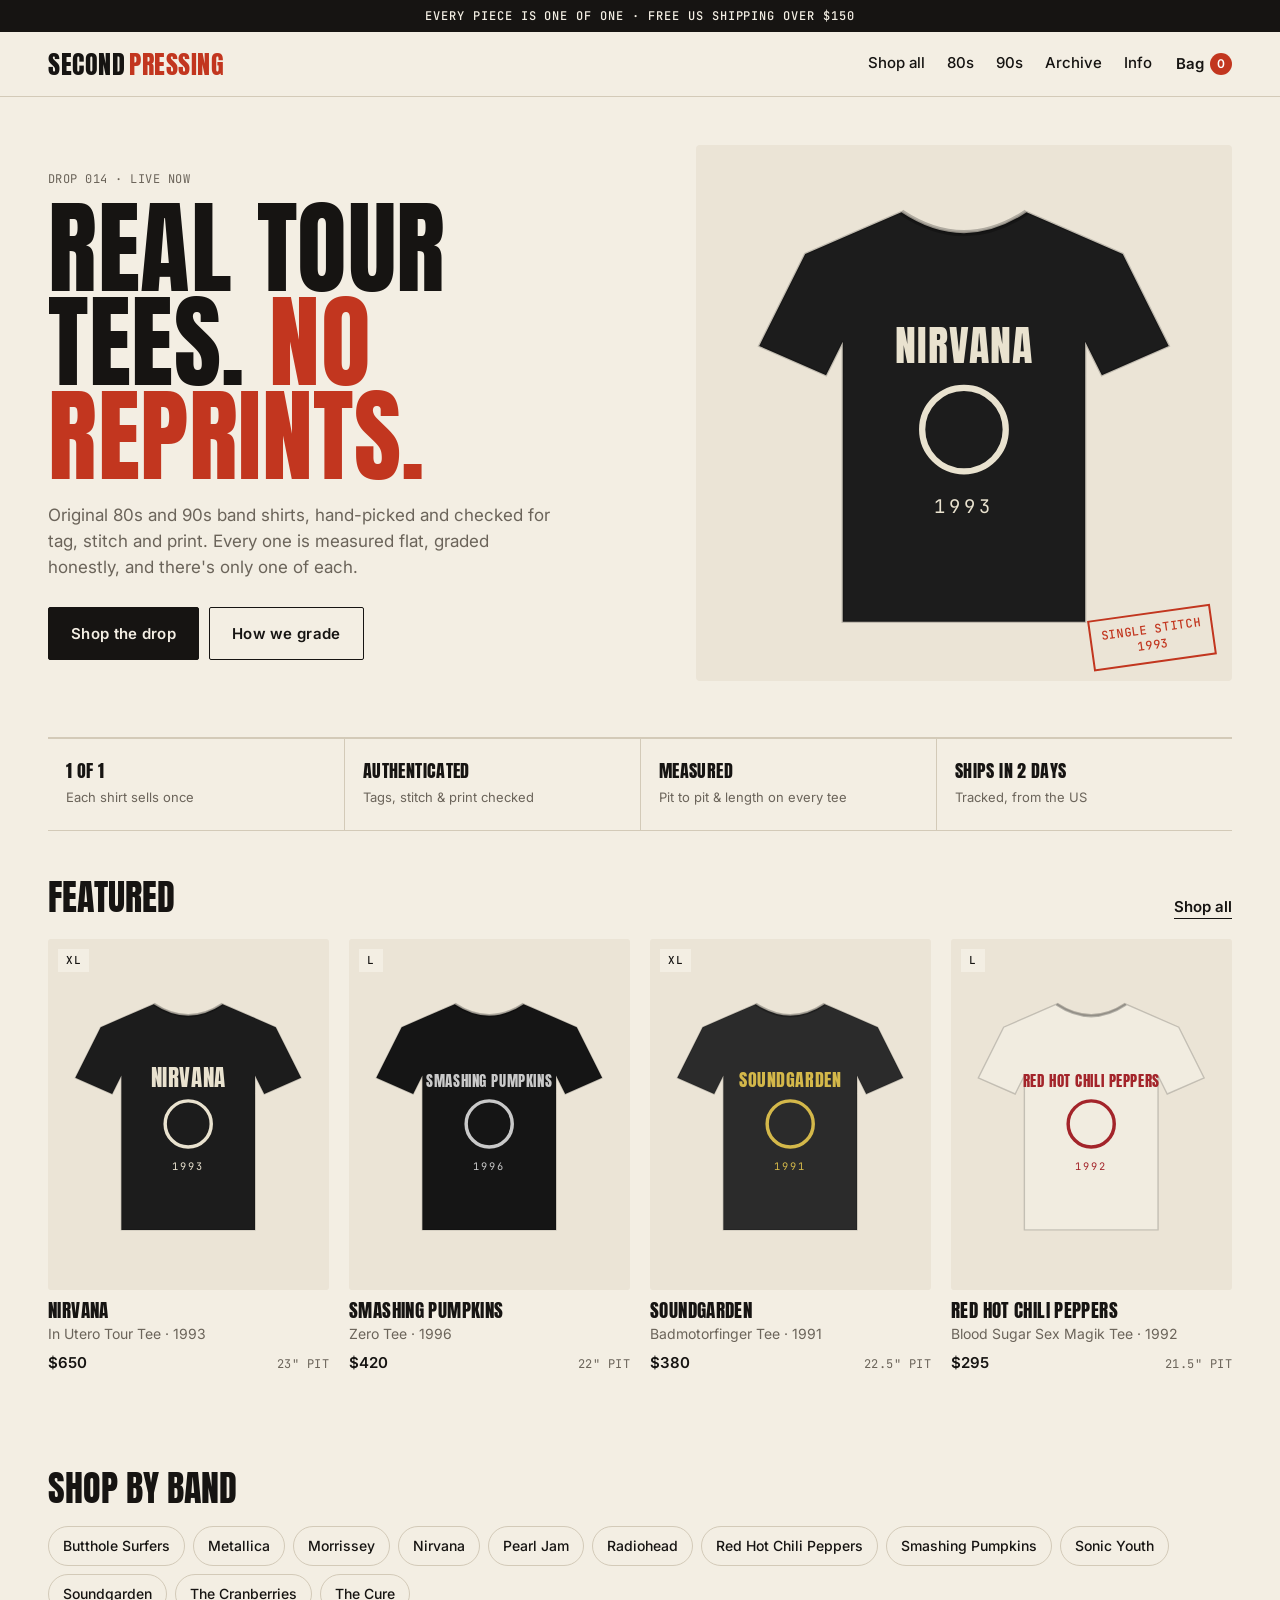
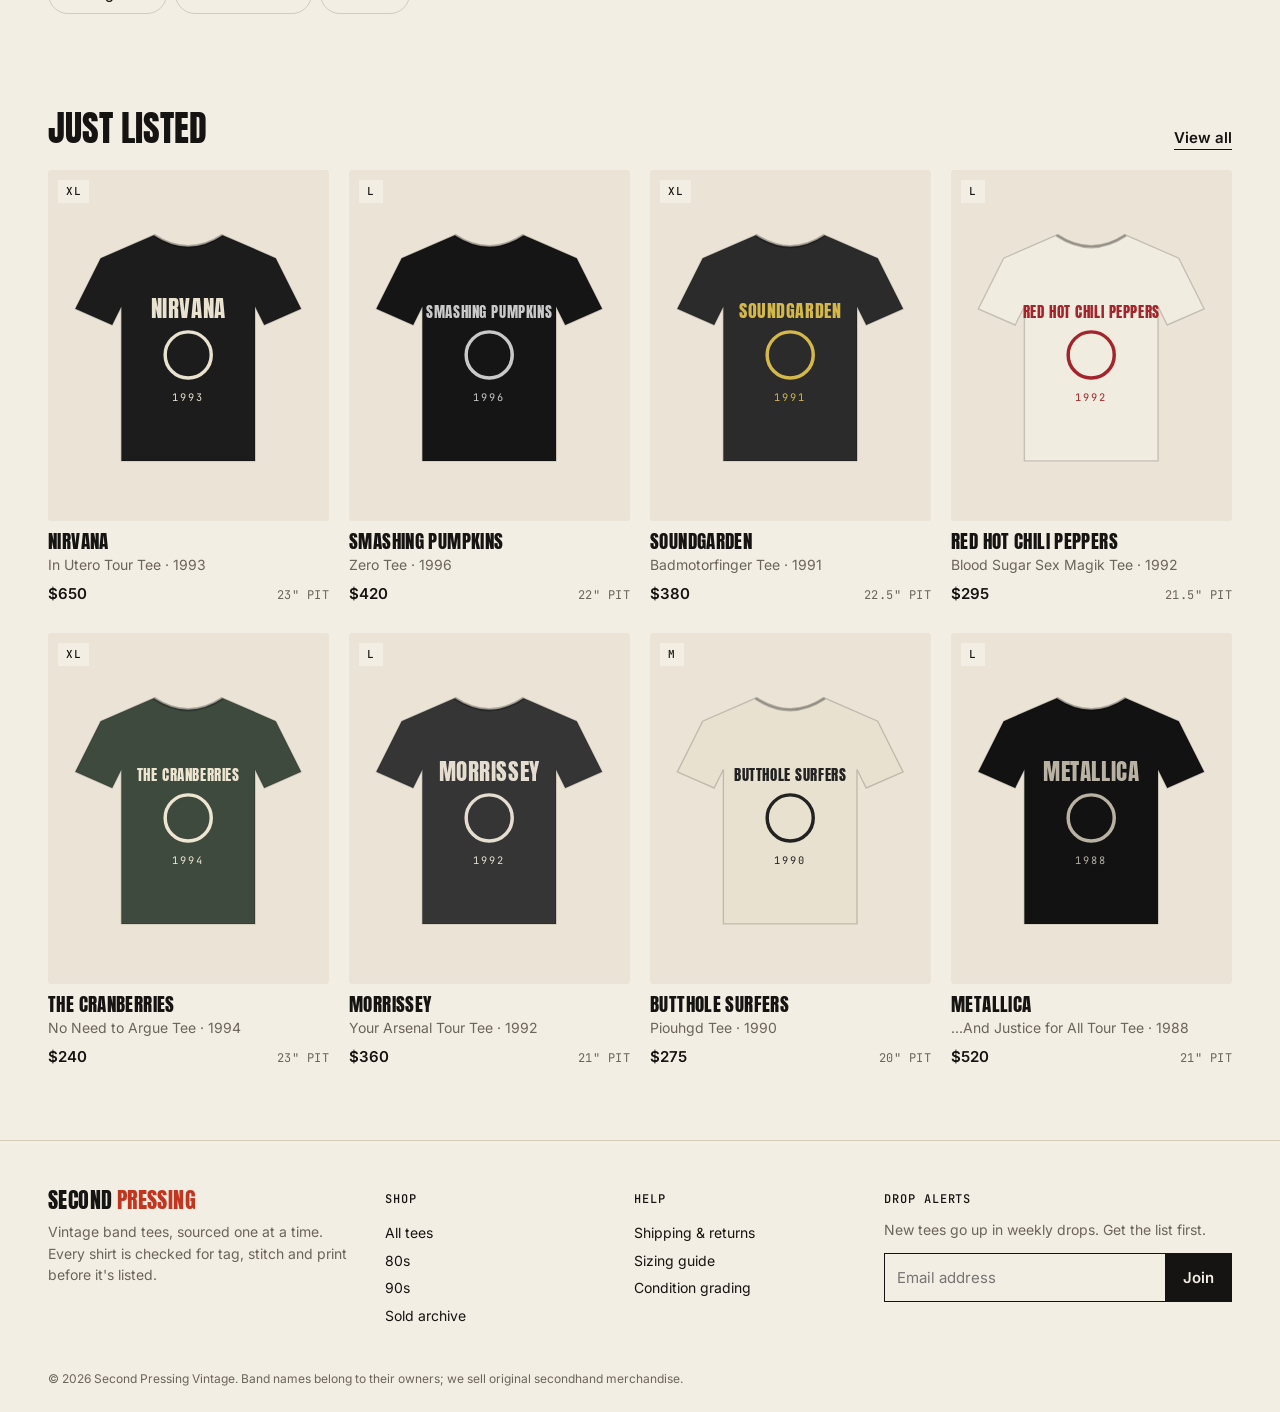
<file: store/index.html>
<!doctype html>
<html lang="en">
<head>
  <meta charset="utf-8">
  <meta name="viewport" content="width=device-width, initial-scale=1">
  <title>Second Pressing Vintage</title>
  <meta name="description" content="One-of-one vintage band tees from the 80s and 90s, measured, graded and photographed.">
  <link rel="preconnect" href="https://fonts.googleapis.com">
  <link rel="preconnect" href="https://fonts.gstatic.com" crossorigin>
  <link href="https://fonts.googleapis.com/css2?family=Anton&family=Inter:wght@400;500;600&family=JetBrains+Mono:wght@400;500&display=swap" rel="stylesheet">
  <link rel="stylesheet" href="styles.css">
</head>
<body>
  <div class="announce">Every piece is one of one &middot; Free US shipping over $150</div>

  <header class="site-header">
    <div class="wrap header-row">
      <button class="icon-btn menu-btn" aria-label="Menu" aria-expanded="false">
        <svg viewBox="0 0 24 24" width="22" height="22"><path d="M3 6h18M3 12h18M3 18h18" stroke="currentColor" stroke-width="2" fill="none"/></svg>
      </button>
      <a href="#/" class="logo" aria-label="Home">SECOND<span>PRESSING</span></a>
      <nav class="main-nav">
        <a href="#/shop">Shop all</a>
        <a href="#/shop?era=80s">80s</a>
        <a href="#/shop?era=90s">90s</a>
        <a href="#/shop?sold=1">Archive</a>
        <a href="#/info">Info</a>
      </nav>
      <a href="#/cart" class="cart-link" aria-label="Cart">
        Bag <span class="cart-count">0</span>
      </a>
    </div>
  </header>

  <main id="app" class="wrap"></main>

  <footer class="site-footer">
    <div class="wrap footer-grid">
      <div>
        <div class="logo small">SECOND<span>PRESSING</span></div>
        <p class="muted">Vintage band tees, sourced one at a time. Every shirt is checked for tag, stitch and print before it's listed.</p>
      </div>
      <div>
        <h4>Shop</h4>
        <a href="#/shop">All tees</a>
        <a href="#/shop?era=80s">80s</a>
        <a href="#/shop?era=90s">90s</a>
        <a href="#/shop?sold=1">Sold archive</a>
      </div>
      <div>
        <h4>Help</h4>
        <a href="#/info">Shipping &amp; returns</a>
        <a href="#/info">Sizing guide</a>
        <a href="#/info">Condition grading</a>
      </div>
      <form class="newsletter" onsubmit="event.preventDefault(); this.querySelector('button').textContent='You’re on the list'; this.reset();">
        <h4>Drop alerts</h4>
        <p class="muted">New tees go up in weekly drops. Get the list first.</p>
        <div class="nl-row">
          <input type="email" required placeholder="Email address" aria-label="Email address">
          <button type="submit">Join</button>
        </div>
      </form>
    </div>
    <div class="wrap fine">&copy; <span id="yr"></span> Second Pressing Vintage. Band names belong to their owners; we sell original secondhand merchandise.</div>
  </footer>

  <script src="products.js"></script>
  <script src="app.js"></script>
</body>
</html>
</file>
<file: store/styles.css>
:root {
  --paper: #f3eee3;
  --card: #ebe4d6;
  --ink: #161412;
  --muted: #6b645a;
  --line: #d3cab8;
  --accent: #c2361f;
  --accent-ink: #fff;
  --sold: #8a8276;
  --display: "Anton", Impact, sans-serif;
  --body: "Inter", system-ui, sans-serif;
  --mono: "JetBrains Mono", ui-monospace, monospace;
}
@media (prefers-color-scheme: dark) {
  :root:not([data-theme="light"]) {
    --paper: #151311; --card: #1f1c19; --ink: #efe8db; --muted: #9b9386;
    --line: #34302b; --accent: #e0553c; --sold: #6f685e;
  }
}
:root[data-theme="dark"] {
  --paper: #151311; --card: #1f1c19; --ink: #efe8db; --muted: #9b9386;
  --line: #34302b; --accent: #e0553c; --sold: #6f685e;
}

* { box-sizing: border-box; }
html, body { margin: 0; }
body { background: var(--paper); color: var(--ink); font: 15px/1.55 var(--body); -webkit-font-smoothing: antialiased; }
a { color: inherit; text-decoration: none; }
img { max-width: 100%; display: block; }
button { font: inherit; cursor: pointer; }
.wrap { max-width: 1240px; margin: 0 auto; padding: 0 16px; }
@media (min-width: 720px) { .wrap { padding: 0 28px; } }
.muted { color: var(--muted); }
.mono { font-family: var(--mono); font-size: 12px; letter-spacing: .04em; text-transform: uppercase; }

/* header */
.announce { background: var(--ink); color: var(--paper); text-align: center; font: 500 12px/1 var(--mono); letter-spacing: .08em; text-transform: uppercase; padding: 10px 16px; }
.site-header { position: sticky; top: 0; z-index: 20; background: var(--paper); border-bottom: 1px solid var(--line); }
.header-row { display: flex; align-items: center; gap: 24px; height: 64px; }
.logo { font: 26px/1 var(--display); letter-spacing: .02em; }
.logo span { color: var(--accent); margin-left: 4px; }
.logo.small { font-size: 22px; margin-bottom: 10px; }
.main-nav { display: flex; gap: 22px; margin-left: auto; font-weight: 500; }
.main-nav a { padding: 4px 0; border-bottom: 2px solid transparent; }
.main-nav a:hover, .main-nav a.active { border-color: var(--accent); }
.cart-link { font-weight: 600; display: flex; align-items: center; gap: 6px; }
.cart-count { background: var(--accent); color: var(--accent-ink); border-radius: 99px; min-width: 22px; height: 22px; display: inline-grid; place-items: center; font-size: 12px; padding: 0 6px; }
.icon-btn { display: none; background: none; border: 0; color: var(--ink); padding: 6px; margin-left: -6px; }
@media (max-width: 760px) {
  .icon-btn { display: block; }
  .header-row { gap: 12px; }
  .logo { font-size: 21px; }
  .cart-link { margin-left: auto; }
  .main-nav { display: none; position: absolute; top: 64px; left: 0; right: 0; flex-direction: column; gap: 0; background: var(--paper); border-bottom: 1px solid var(--line); padding: 8px 16px 16px; }
  .main-nav.open { display: flex; }
  .main-nav a { padding: 12px 0; border-bottom: 1px solid var(--line); }
}

/* hero */
.hero { display: grid; grid-template-columns: 1.15fr 1fr; gap: 32px; align-items: center; padding: 48px 0 56px; border-bottom: 1px solid var(--line); }
.hero h1 { font: clamp(48px, 8vw, 104px)/.92 var(--display); text-transform: uppercase; margin: 12px 0 18px; letter-spacing: .005em; }
.hero h1 em { font-style: normal; color: var(--accent); }
.hero p { font-size: 17px; max-width: 46ch; color: var(--muted); margin: 0 0 26px; }
.hero-art { aspect-ratio: 1; background: var(--card); border-radius: 4px; display: grid; place-items: center; position: relative; overflow: hidden; }
.hero-art svg { width: 78%; }
.hero-art .stamp { position: absolute; right: 18px; bottom: 18px; transform: rotate(-8deg); border: 2px solid var(--accent); color: var(--accent); font: 500 12px/1.3 var(--mono); padding: 8px 10px; text-transform: uppercase; text-align: center; letter-spacing: .06em; }
@media (max-width: 760px) { .hero { grid-template-columns: 1fr; padding: 28px 0 36px; } }

.btn { display: inline-flex; align-items: center; justify-content: center; gap: 8px; background: var(--ink); color: var(--paper); border: 1px solid var(--ink); padding: 14px 22px; font-weight: 600; letter-spacing: .02em; border-radius: 2px; }
.btn:hover { background: var(--accent); border-color: var(--accent); color: var(--accent-ink); }
.btn.ghost { background: transparent; color: var(--ink); }
.btn.ghost:hover { background: var(--ink); color: var(--paper); border-color: var(--ink); }
.btn[disabled] { background: var(--sold); border-color: var(--sold); color: var(--paper); cursor: not-allowed; }
.btn-row { display: flex; gap: 10px; flex-wrap: wrap; }

/* sections */
.section { padding: 48px 0; }
.section-head { display: flex; align-items: baseline; justify-content: space-between; gap: 16px; margin-bottom: 20px; }
.section-head h2, .page-title { font: 36px/1 var(--display); text-transform: uppercase; margin: 0; }
.section-head a { font-weight: 600; border-bottom: 1px solid currentColor; }

.trust { display: grid; grid-template-columns: repeat(4, 1fr); border-top: 1px solid var(--line); border-bottom: 1px solid var(--line); }
.trust div { padding: 22px 18px; border-left: 1px solid var(--line); }
.trust div:first-child { border-left: 0; }
.trust b { display: block; font: 18px/1.1 var(--display); text-transform: uppercase; margin-bottom: 4px; letter-spacing: .02em; }
.trust span { color: var(--muted); font-size: 13px; }
@media (max-width: 760px) { .trust { grid-template-columns: 1fr 1fr; } .trust div:nth-child(3) { border-left: 0; } .trust div:nth-child(n+3) { border-top: 1px solid var(--line); } }

.band-chips { display: flex; flex-wrap: wrap; gap: 8px; }
.chip { border: 1px solid var(--line); background: transparent; color: var(--ink); padding: 8px 14px; border-radius: 99px; font-size: 14px; font-weight: 500; }
.chip:hover, .chip.on { background: var(--ink); color: var(--paper); border-color: var(--ink); }

/* grid */
.grid { display: grid; grid-template-columns: repeat(4, 1fr); gap: 28px 20px; }
@media (max-width: 1000px) { .grid { grid-template-columns: repeat(3, 1fr); } }
@media (max-width: 720px) { .grid { grid-template-columns: repeat(2, 1fr); gap: 22px 12px; } }
.card { display: block; }
.card-img { aspect-ratio: 4/5; background: var(--card); border-radius: 3px; display: grid; place-items: center; position: relative; overflow: hidden; }
.card-img svg { width: 82%; transition: transform .35s ease; }
.card-img img { width: 100%; height: 100%; object-fit: cover; }
.card:hover .card-img svg { transform: scale(1.04) rotate(-1deg); }
.badge { position: absolute; top: 10px; left: 10px; background: var(--paper); color: var(--ink); font: 500 11px/1 var(--mono); padding: 6px 8px; text-transform: uppercase; letter-spacing: .06em; }
.badge.sold { background: var(--ink); color: var(--paper); }
.card.is-sold .card-img > *:not(.badge) { opacity: .45; }
.card-meta { padding-top: 10px; }
.card-band { font: 19px/1.1 var(--display); text-transform: uppercase; letter-spacing: .02em; }
.card-title { color: var(--muted); font-size: 14px; margin: 2px 0 6px; }
.card-row { display: flex; justify-content: space-between; align-items: baseline; gap: 8px; }
.price { font-weight: 600; }
.card.is-sold .price { text-decoration: line-through; color: var(--sold); }

/* shop page */
.shop-head { padding: 32px 0 16px; display: flex; justify-content: space-between; align-items: end; gap: 16px; flex-wrap: wrap; }
.shop-layout { display: grid; grid-template-columns: 220px 1fr; gap: 36px; padding-bottom: 64px; }
.filters h4 { font: 500 12px/1 var(--mono); text-transform: uppercase; letter-spacing: .08em; margin: 22px 0 10px; color: var(--muted); }
.filters h4:first-child { margin-top: 0; }
.filters label { display: flex; align-items: center; gap: 8px; padding: 4px 0; cursor: pointer; font-size: 14px; }
.filters input[type="checkbox"] { accent-color: var(--accent); width: 16px; height: 16px; }
.filters .count { margin-left: auto; color: var(--muted); font-size: 12px; }
.size-row { display: flex; flex-wrap: wrap; gap: 6px; }
.size-row .chip { padding: 6px 12px; border-radius: 2px; font-family: var(--mono); font-size: 13px; }
.search, .sort { width: 100%; padding: 11px 12px; border: 1px solid var(--line); background: var(--paper); color: var(--ink); font: inherit; border-radius: 2px; }
.sort { width: auto; }
.toolbar { display: flex; gap: 10px; align-items: center; }
.filter-toggle { display: none; }
.empty { padding: 60px 0; text-align: center; color: var(--muted); }
@media (max-width: 860px) {
  .shop-layout { grid-template-columns: 1fr; }
  .filters { display: none; border: 1px solid var(--line); padding: 16px; }
  .filters.open { display: block; }
  .filter-toggle { display: inline-flex; padding: 10px 14px; }
}

/* product */
.crumbs { padding: 22px 0; font-size: 13px; color: var(--muted); }
.crumbs a:hover { color: var(--ink); }
.product { display: grid; grid-template-columns: 1.2fr 1fr; gap: 48px; padding-bottom: 64px; }
@media (max-width: 860px) { .product { grid-template-columns: 1fr; gap: 24px; } }
.gallery-main { aspect-ratio: 4/5; background: var(--card); display: grid; place-items: center; border-radius: 3px; overflow: hidden; }
.gallery-main svg { width: 80%; }
.gallery-main img { width: 100%; height: 100%; object-fit: cover; }
.thumbs { display: flex; gap: 10px; margin-top: 10px; }
.thumbs button { width: 72px; aspect-ratio: 4/5; background: var(--card); border: 1px solid transparent; padding: 0; display: grid; place-items: center; overflow: hidden; border-radius: 2px; }
.thumbs button.on { border-color: var(--ink); }
.thumbs svg { width: 80%; }
.thumbs img { width: 100%; height: 100%; object-fit: cover; }
.p-info h1 { font: clamp(36px, 5vw, 56px)/.95 var(--display); text-transform: uppercase; margin: 6px 0 4px; }
.p-info .sub { font-size: 18px; color: var(--muted); margin: 0 0 18px; }
.p-price { font-size: 24px; font-weight: 600; margin-bottom: 20px; display: flex; align-items: center; gap: 12px; }
.size-box { display: inline-flex; border: 1px solid var(--ink); font: 500 14px/1 var(--mono); padding: 10px 14px; }
.specs { border-top: 1px solid var(--line); margin: 26px 0; }
.specs div { display: grid; grid-template-columns: 140px 1fr; padding: 11px 0; border-bottom: 1px solid var(--line); font-size: 14px; }
.specs dt { color: var(--muted); }
.specs dd { margin: 0; font-weight: 500; }
.measure { display: flex; gap: 28px; align-items: center; background: var(--card); padding: 18px; border-radius: 3px; margin-bottom: 22px; }
.measure svg { width: 92px; flex: none; }
.measure .num { font: 32px/1 var(--display); }
.measure .lbl { font: 500 11px/1.4 var(--mono); text-transform: uppercase; letter-spacing: .06em; color: var(--muted); }
.note { font-size: 14px; color: var(--muted); }
.p-info .btn { width: 100%; padding: 17px; font-size: 16px; }

/* cart */
.cart { max-width: 820px; padding: 32px 0 64px; }
.cart-item { display: grid; grid-template-columns: 90px 1fr auto; gap: 16px; align-items: center; padding: 16px 0; border-bottom: 1px solid var(--line); }
.cart-item .thumb { aspect-ratio: 4/5; background: var(--card); display: grid; place-items: center; border-radius: 2px; overflow: hidden; }
.cart-item .thumb svg { width: 80%; }
.cart-item .thumb img { width: 100%; height: 100%; object-fit: cover; }
.link-btn { background: none; border: 0; color: var(--muted); text-decoration: underline; padding: 0; font-size: 13px; }
.totals { margin: 24px 0 0 auto; max-width: 340px; }
.totals div { display: flex; justify-content: space-between; padding: 6px 0; }
.totals .grand { border-top: 1px solid var(--ink); margin-top: 6px; padding-top: 12px; font-weight: 600; font-size: 18px; }
.totals .btn { width: 100%; margin-top: 16px; }

/* info */
.info { max-width: 780px; padding: 32px 0 64px; }
.info h2 { font: 26px/1 var(--display); text-transform: uppercase; margin: 36px 0 10px; }
.info table { border-collapse: collapse; width: 100%; font-size: 14px; }
.info th, .info td { text-align: left; padding: 10px 8px; border-bottom: 1px solid var(--line); }
.info th { font: 500 11px/1 var(--mono); text-transform: uppercase; letter-spacing: .06em; color: var(--muted); }

/* footer */
.site-footer { border-top: 1px solid var(--line); padding: 48px 0 24px; margin-top: 24px; }
.footer-grid { display: grid; grid-template-columns: 1.4fr 1fr 1fr 1.6fr; gap: 32px; }
.footer-grid h4 { font: 500 12px/1 var(--mono); text-transform: uppercase; letter-spacing: .08em; margin: 4px 0 14px; }
.footer-grid a { display: block; padding: 3px 0; font-size: 14px; }
.footer-grid a:hover { color: var(--accent); }
.footer-grid p { font-size: 14px; margin: 0 0 12px; }
.nl-row { display: flex; }
.nl-row input { flex: 1; min-width: 0; padding: 12px; border: 1px solid var(--ink); border-right: 0; background: var(--paper); color: var(--ink); font: inherit; }
.nl-row button { background: var(--ink); color: var(--paper); border: 0; padding: 0 18px; font-weight: 600; }
.fine { margin-top: 40px; font-size: 12px; color: var(--muted); }
@media (max-width: 860px) { .footer-grid { grid-template-columns: 1fr 1fr; } .newsletter { grid-column: 1 / -1; } }
@media (max-width: 480px) { .footer-grid { grid-template-columns: 1fr; } }

.toast { position: fixed; left: 50%; bottom: 24px; transform: translate(-50%, 20px); background: var(--ink); color: var(--paper); padding: 12px 18px; font-weight: 500; opacity: 0; transition: .25s; pointer-events: none; z-index: 50; border-radius: 2px; }
.toast.show { opacity: 1; transform: translate(-50%, 0); }
</file>
